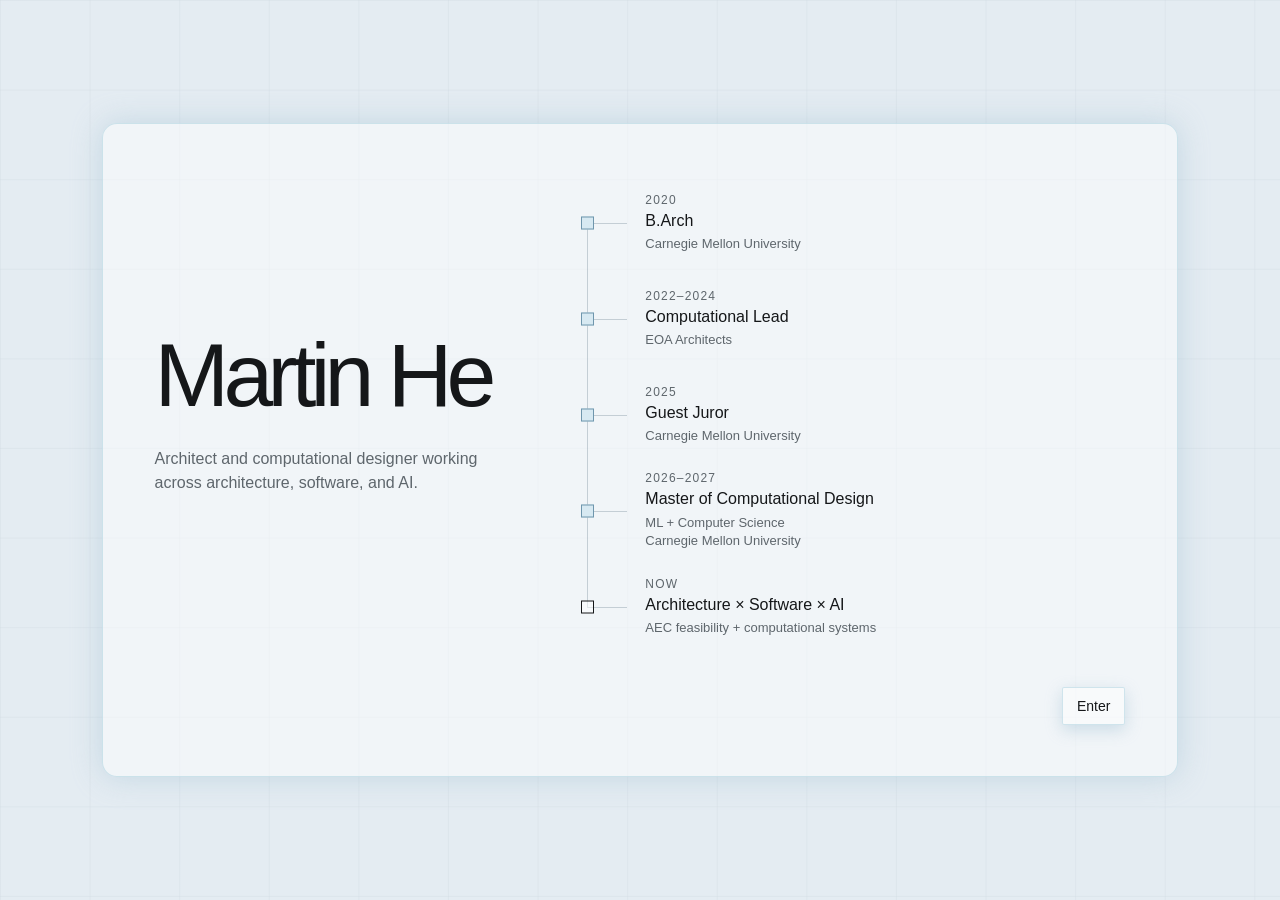
<file: index.html>
<!DOCTYPE html>
<html lang="en">

<head>
    <meta charset="UTF-8">
    <meta name="viewport" content="width=device-width, initial-scale=1.0">

    <title>Martin He | Portfolio</title>

    <link rel="stylesheet" href="css/base.css">
    <link rel="stylesheet" href="css/landing.css">
    <link rel="stylesheet" href="css/portfolio.css">

    <script src="script.js" defer></script>
</head>

<body>
    <main>
        <!-- Landing -->
        <section class="screen landing-screen is-active" id="landing" aria-labelledby="landing-title">
            <div class="screen-content">
                <div class="landing-layout">
                    <div class="identity">
                        <h1 id="landing-title">Martin He</h1>
                        <p class="introduction">Architect and computational designer working across architecture, software, and AI.</p>
                    </div>

                    <!-- Timeline -->
                    <aside class="timeline" aria-labelledby="timeline-title">
                        <h2 class="visually-hidden" id="timeline-title">Professional timeline</h2>

                        <ol class="timeline-list">
                            <li class="timeline-item">
                                <span class="timeline-node" aria-hidden="true"></span>
                                <div class="milestone-copy">
                                    <p class="timeline-year">2020</p>
                                    <h3>B.Arch</h3>
                                    <p class="timeline-detail">Carnegie Mellon University</p>
                                </div>
                            </li>

                            <li class="timeline-item">
                                <span class="timeline-node" aria-hidden="true"></span>
                                <div class="milestone-copy">
                                    <p class="timeline-year">2022&ndash;2024</p>
                                    <h3>Computational Lead</h3>
                                    <p class="timeline-detail">EOA Architects</p>
                                </div>
                            </li>

                            <li class="timeline-item">
                                <span class="timeline-node" aria-hidden="true"></span>
                                <div class="milestone-copy">
                                    <p class="timeline-year">2025</p>
                                    <h3>Guest Juror</h3>
                                    <p class="timeline-detail">Carnegie Mellon University</p>
                                </div>
                            </li>

                            <li class="timeline-item">
                                <span class="timeline-node" aria-hidden="true"></span>
                                <div class="milestone-copy">
                                    <p class="timeline-year">2026&ndash;2027</p>
                                    <h3>Master of Computational Design</h3>
                                    <p class="timeline-detail">ML + Computer Science<br>Carnegie Mellon University</p>
                                </div>
                            </li>

                            <li class="timeline-item timeline-item-current">
                                <span class="timeline-node" aria-hidden="true"></span>
                                <div class="milestone-copy">
                                    <p class="timeline-year">Now</p>
                                    <h3>Architecture &times; Software &times; AI</h3>
                                    <p class="timeline-detail">AEC feasibility + computational systems</p>
                                </div>
                            </li>
                        </ol>
                    </aside>

                    <button class="text-control" id="enter-button" type="button">Enter</button>
                </div>
            </div>
        </section>

        <!-- Portfolio -->
        <section
            class="screen portfolio-screen"
            id="portfolio"
            aria-labelledby="portfolio-title"
            aria-hidden="true"
            inert
        >
            <div class="screen-content portfolio-layout">
                <header class="portfolio-topbar">
                    <h2 id="portfolio-title" tabindex="-1">
                        <button class="portfolio-filter-all" type="button" data-filter="all" aria-pressed="true">Portfolio</button>
                    </h2>

                    <nav class="portfolio-nav" aria-label="Portfolio sections">
                        <button type="button" data-filter="architecture" aria-pressed="false">Architecture</button>
                        <button type="button" data-filter="computational-design" aria-pressed="false">Computational Design</button>
                        <button type="button" data-filter="ml" aria-pressed="false">ML</button>
                        <button type="button" data-filter="software" aria-pressed="false">Software</button>
                        <a href="images/resume/Martin%20He%20Resume%20-%20v8.21.2026.pdf" target="_blank" rel="noopener noreferrer">Resume</a>
                        <a href="contact.html">Contact</a>
                    </nav>
                </header>

                <!-- Projects -->
                <section class="project-gallery" aria-label="Projects">
                    <article class="project" data-category="architecture">
                        <a class="project-link" id="cathedral-link" href="christ-church-cathedral.html">
                            <img
                                class="project-preview"
                                src="images/christ_church_cathedral/7.jpg"
                                alt="Christ Church Cathedral project"
                                width="1920"
                                height="1283"
                            >
                            <h3>Christ Church Cathedral</h3>
                        </a>
                    </article>

                    <article class="project" data-category="architecture">
                        <a class="project-link" href="henry-horton.html">
                            <img
                                class="project-preview"
                                src="images/henry_horton/16.jpg"
                                alt="Henry Horton project"
                                width="1920"
                                height="1080"
                                loading="lazy"
                            >
                            <h3>Henry Horton</h3>
                        </a>
                    </article>

                    <article class="project" data-category="architecture">
                        <a class="project-link" href="vu-residency-and-event-center.html">
                            <img
                                class="project-preview"
                                src="images/VU_residency_and_event_center/1.jpeg"
                                alt="VU Residency and Event Center project"
                                width="1564"
                                height="829"
                                loading="lazy"
                            >
                            <h3>VU Residency and Event Center</h3>
                        </a>
                    </article>

                    <article class="project" data-category="architecture computational-design">
                        <a class="project-link" href="astra.html">
                            <img
                                class="project-preview"
                                src="images/astra/Portfolio_CMU_2025_V2_Part7.png"
                                alt="Astra project"
                                width="4944"
                                height="2507"
                                loading="lazy"
                            >
                            <h3>Astra</h3>
                        </a>
                    </article>

                    <article class="project" data-category="ml">
                        <a class="project-link" href="electricity-forecast.html">
                            <img
                                class="project-preview"
                                src="images/electricity_forecast/economic-cost.png"
                                alt="Electricity forecasting model cost comparison"
                                width="1198"
                                height="601"
                                loading="lazy"
                            >
                            <h3>Electricity Forecast</h3>
                        </a>
                    </article>

                    <article class="project" data-category="computational-design">
                        <a class="project-link" href="walking-down-broadway.html">
                            <img
                                class="project-preview"
                                src="images/walking_down_Broadway/Portfolio_CMU_2025_V2_Part6.png"
                                alt="Walking Down Broadway project"
                                width="4943"
                                height="3139"
                                loading="lazy"
                            >
                            <h3>Walking Down Broadway</h3>
                        </a>
                    </article>

                    <article class="project" data-category="software">
                        <a class="project-link" href="cross-road/">
                            <img class="project-preview" src="images/cross-road/preview.svg"
                                alt="Isometric Crossy Road game with cars, rivers, and a green player"
                                width="800" height="600" loading="lazy">
                            <h3>Crossy Road</h3>
                        </a>
                    </article>
                </section>

                <button class="text-control" id="back-button" type="button">Back</button>
            </div>
        </section>

    </main>
</body>

</html>
</file>
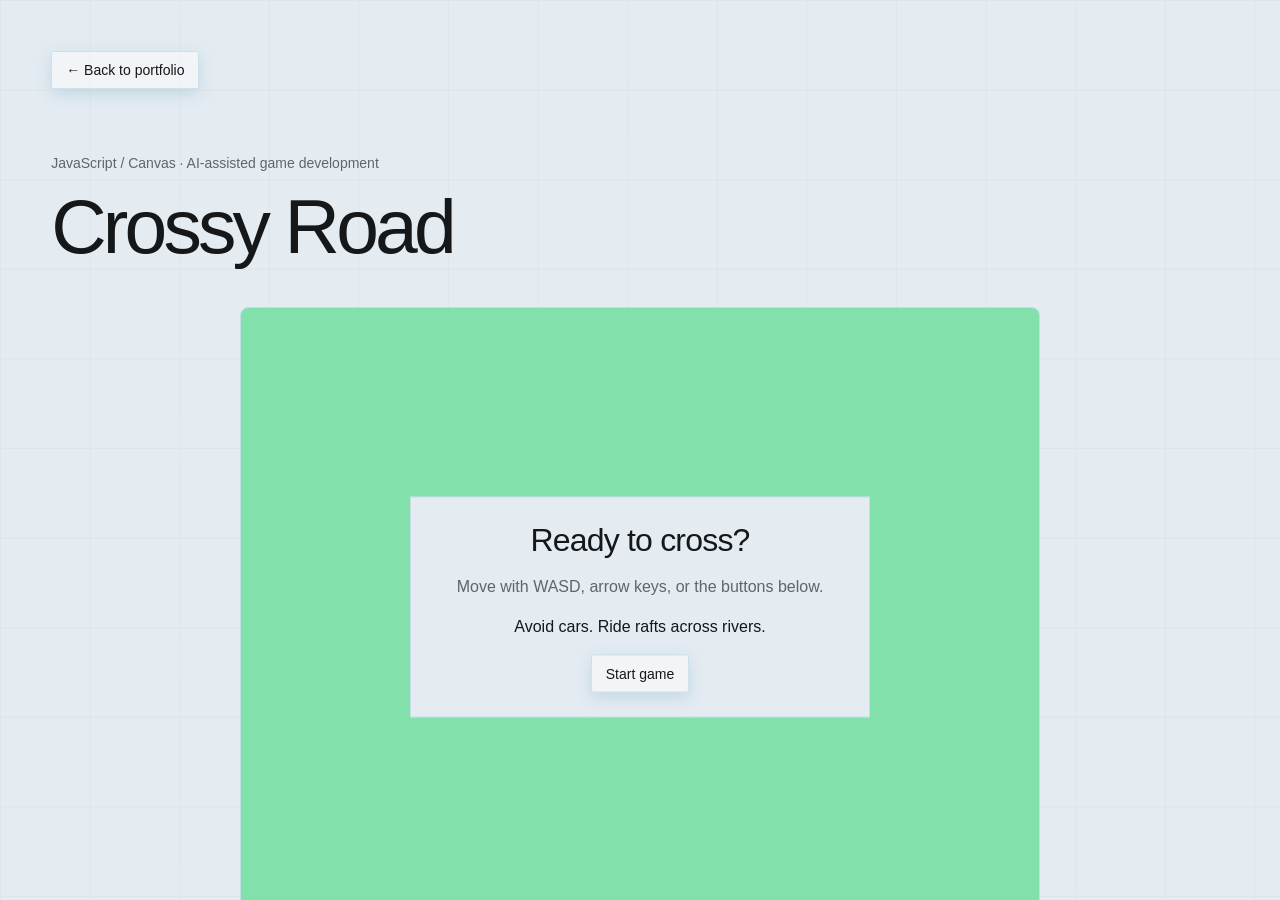
<file: cross-road/index.html>
<!DOCTYPE html>
<html lang="en">
<head>
    <meta charset="UTF-8">
    <meta name="viewport" content="width=device-width, initial-scale=1.0">
    <title>Crossy Road | Martin He</title>
    <link rel="stylesheet" href="../css/base.css">
    <link rel="stylesheet" href="../css/project.css">
    <link rel="stylesheet" href="base.css">
</head>
<body>
    <main>
        <section class="screen is-active" aria-labelledby="project-title">
            <div class="screen-content project-layout">
                <a class="text-control" href="../index.html#portfolio">&larr; Back to portfolio</a>
                <header class="project-header">
                    <p class="project-label">JavaScript / Canvas · AI-assisted game development</p>
                    <h1 id="project-title">Crossy Road</h1>
                </header>
                <div class="game-container">
        <!-- Start Menu -->
        <div id="startMenu" class="game-menu">
            <h2 class="text-title">Ready to cross?</h2>
            <p class="text-subtitle">Move with WASD, arrow keys, or the buttons below.</p>
            <p class="text-body">Avoid cars. Ride rafts across rivers.</p>
                <button id="startBtn" class="text-control">Start game</button>
        </div>
        
        <!-- Game Over Menu -->
        <div id="gameOverMenu" class="game-menu hidden">
            <h2 class="text-title">Game over</h2>
            <p id="finalScore" class="text-subtitle">Score: 0</p>
                <button id="restartBtn" class="text-control">Play again</button>
        </div>
        
        <canvas id="gameCanvas" class="game-canvas" width="800" height="600" aria-label="Crossy Road play area">Your browser must support Canvas to play.</canvas>
        
        <!-- Game HUD -->
        <div id="gameHud" class="game-hud hidden">
            <div class="text-body">Score: <span id="currentScore">0</span></div>
            <div class="text-small">Press ESC to pause</div>
        </div>
                </div>
    <nav class="game-controls" aria-label="Game controls">
        <button class="text-control" data-key="ArrowLeft" aria-label="Move left">&larr;</button>
        <button class="text-control" data-key="ArrowUp" aria-label="Move forward">&uarr;</button>
        <button class="text-control" data-key="ArrowDown" aria-label="Move backward">&darr;</button>
        <button class="text-control" data-key="ArrowRight" aria-label="Move right">&rarr;</button>
        <button class="text-control" id="pauseBtn">Pause</button>
    </nav>
    <p class="project-note">A Crossy Road-inspired class project exploring AI-assisted JavaScript development. ESC pauses; R restarts while paused.</p>
            </div>
        </section>
    </main>
    <script type="module" src="main.js"></script>
</body>
</html>
</file>
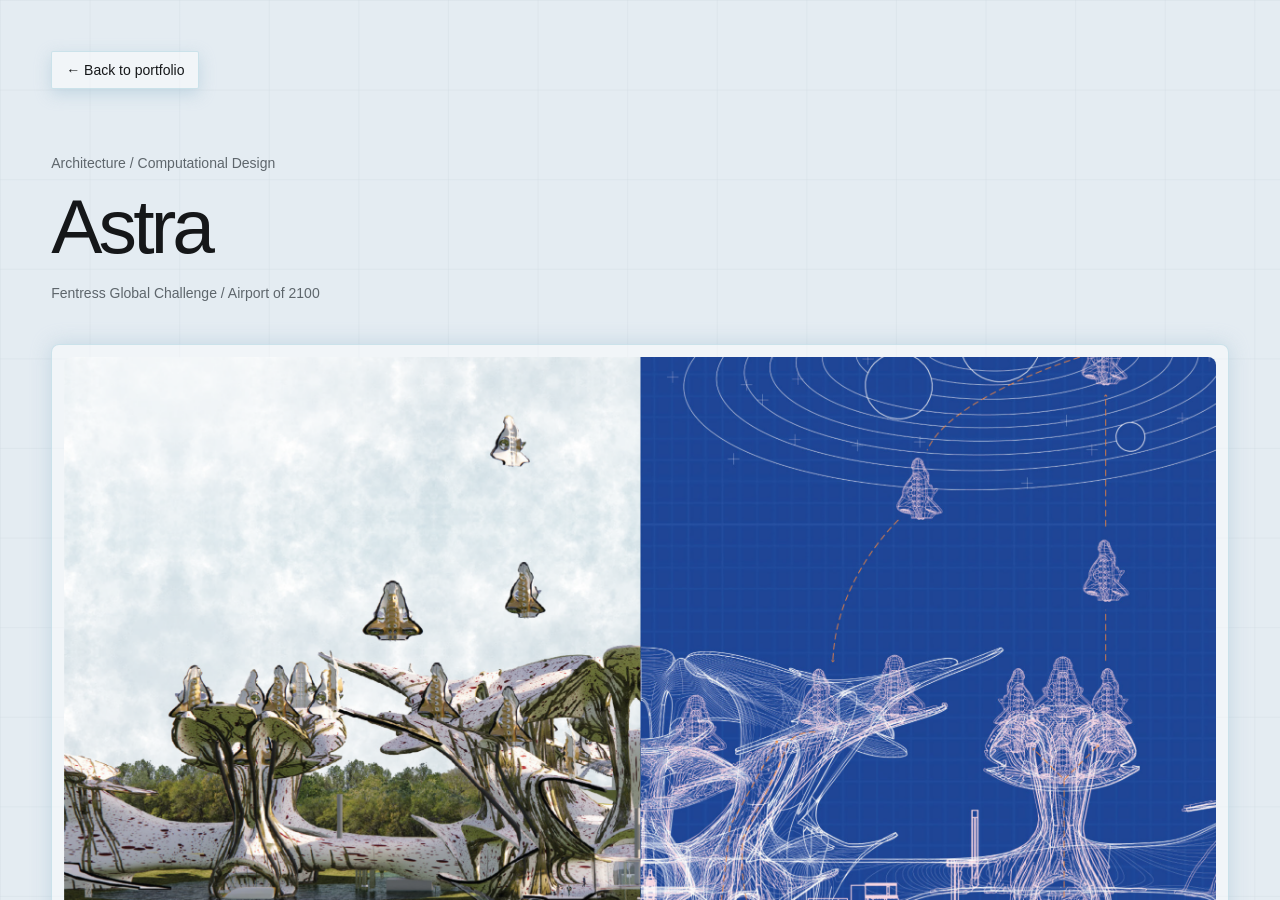
<file: astra.html>
<!DOCTYPE html>
<html lang="en">
<head>
    <meta charset="UTF-8">
    <meta name="viewport" content="width=device-width, initial-scale=1.0">
    <title>Astra | Martin He</title>
    <link rel="stylesheet" href="css/base.css">
    <link rel="stylesheet" href="css/project.css">
</head>
<body>
    <main>
        <section class="screen is-active" id="astra" aria-labelledby="project-title">
            <div class="screen-content project-layout">
                <a class="text-control" href="index.html#portfolio">&larr; Back to portfolio</a>
                <header class="project-header">
                    <p class="project-label">Architecture / Computational Design</p>
                    <h1 id="project-title">Astra</h1>
                    <p class="project-location">Fentress Global Challenge / Airport of 2100</p>
                </header>

                <figure>
                    <a href="images/astra/Portfolio_CMU_2025_V2_Part7.png" aria-label="View full-size image: Astra airport concept combining branching terminal structures, hovering aircraft, and a wireframe drawing">
                        <img src="images/astra/Portfolio_CMU_2025_V2_Part7.png" alt="Astra airport concept combining branching terminal structures, hovering aircraft, and a wireframe drawing" width="4944" height="2507" loading="eager">
                    </a>
                    <figcaption>Astra: a proposal for the airport of 2100.</figcaption>
                </figure>
                <div class="project-overview">
                    <dl class="project-credits">
                        <dt>Competition</dt><dd>Fentress 2100 Global Airport Challenge</dd>
                        <dt>Team</dt><dd>Martin He and Jonathan Liang</dd>
                        <dt>Recognition</dt><dd>Top 10 finalist</dd>
                        <dt>Tools</dt><dd>Python, Rhino, Grasshopper</dd>
                        <dt>Project type</dt><dd>Speculative airport design</dd>
                    </dl>
                    <div class="project-copy">
                        <h2>An airport conceived as a living system</h2>
                        <p>Astra imagines an airport for the year 2100, bringing computational design together with transportation and ecological infrastructure. Developed with Jonathan Liang, the proposal explores how an airport could participate in the environmental systems around it.</p>
                        <p>The concept takes inspiration from a plant: branching structures organize movement, layered canopies shelter activity, and interconnected systems exchange energy and resources. Python and Grasshopper support the exploration of these forms and relationships.</p>
                    </div>
                </div>
                <figure>
                    <a href="images/astra/Portfolio_CMU_2025_V2_Part8.png" aria-label="View full-size image: Design board connecting biofuel, vertical takeoff aircraft, solar energy, and wildlife corridors with airport plans and sections">
                        <img src="images/astra/Portfolio_CMU_2025_V2_Part8.png" alt="Design board connecting biofuel, vertical takeoff aircraft, solar energy, and wildlife corridors with airport plans and sections" width="5040" height="3197" loading="lazy">
                    </a>
                    <figcaption>Formal and system design: environmental concepts translated into plans and sections. Select any board to view it at full size.</figcaption>
                </figure>
                <div class="project-overview">
                    <div class="project-copy">
                        <p class="project-label">Concept / Energy &amp; Ecology</p>
                        <h2>Closing the resource loop</h2>
                    </div>
                    <div class="project-copy">
                        <p>The proposal links waste-derived fuel, photovoltaic power, and water recycling to the airport's operation. Adjacent landfill sites are reimagined as wildlife habitat, connecting infrastructure with landscape restoration.</p>
                        <p>These systems form a design ambition for a more regenerative airport, where transportation, energy production, and ecological repair are considered together.</p>
                    </div>
                </div>
                <figure>
                    <a href="images/astra/Portfolio_CMU_2025_V2_Part9.png" aria-label="View full-size image: Astra presentation board showing resource flows, an overall airport rendering, and a night view of the observation tower">
                        <img src="images/astra/Portfolio_CMU_2025_V2_Part9.png" alt="Astra presentation board showing resource flows, an overall airport rendering, and a night view of the observation tower" width="5015" height="3167" loading="lazy">
                    </a>
                    <figcaption>System relationships, landscape integration, and the observation tower at night.</figcaption>
                </figure>
                <div class="project-copy project-closing">
                    <p class="project-label">Design / Movement &amp; Form</p>
                    <h2>New ways of arriving</h2>
                    <p>Vertical takeoff and landing aircraft inform a compact, multilevel terminal concept. Branching circulation and swarm-inspired movement strategies explore how passengers, vehicles, and aircraft could navigate the airport.</p>
                    <p>The tower, terminals, and landscape are presented as parts of one connected environment. Their organic geometry gives visible expression to the proposal's ecological and computational ideas.</p>
                </div>
                <footer class="project-copy project-closing">
                    <h2>Project credits</h2>
                    <p>A competition proposal by Martin He and Jonathan Liang for the Fentress 2100 Global Airport Challenge. Selected as a Top 10 finalist.</p>
                </footer>
            </div>
        </section>
    </main>
</body>
</html>
</file>
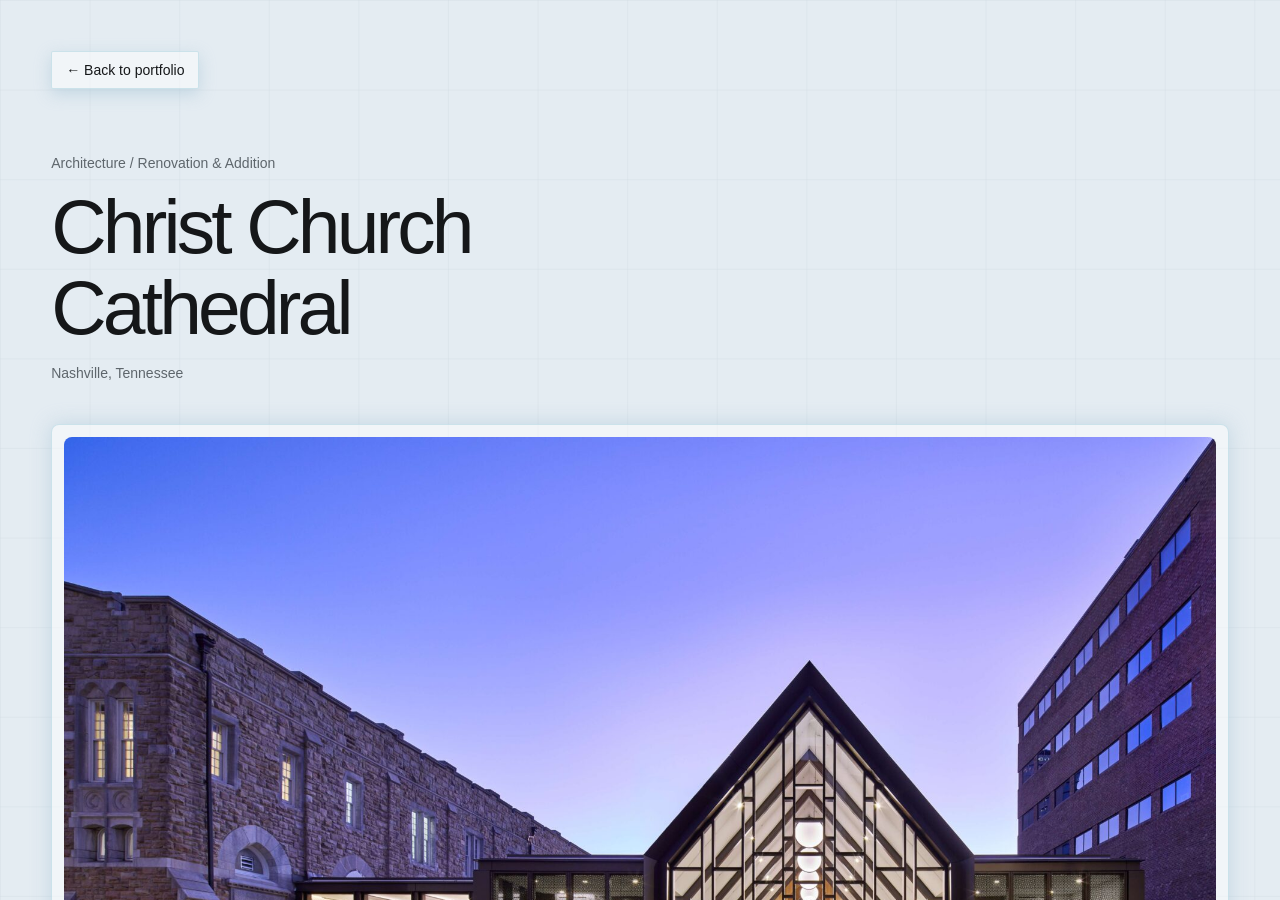
<file: christ-church-cathedral.html>
<!DOCTYPE html>
<html lang="en">
<head>
    <meta charset="UTF-8">
    <meta name="viewport" content="width=device-width, initial-scale=1.0">
    <title>Christ Church Cathedral | Martin He</title>
    <link rel="stylesheet" href="css/base.css">
    <link rel="stylesheet" href="css/project.css">
</head>
<body>
    <main>
        <!-- Christ Church Cathedral -->
        <section class="screen is-active" id="christ-church-cathedral" aria-labelledby="cathedral-title">
            <div class="screen-content project-layout">
                <a class="text-control" id="cathedral-back" href="index.html#portfolio">&larr; Back to portfolio</a>

                <header class="project-header">
                    <p class="project-label">Architecture / Renovation &amp; Addition</p>
                    <h1 id="cathedral-title">Christ Church Cathedral</h1>
                    <p class="project-location">Nashville, Tennessee</p>
                </header>

                <figure>
                    <img src="images/christ_church_cathedral/7.jpg" alt="Illuminated gabled addition beside the historic stone cathedral at dusk" width="1920" height="1283" loading="lazy">
                    <figcaption>The addition as a lantern along 9th Avenue.</figcaption>
                </figure>

                <div class="project-overview">
                    <dl class="project-credits">
                        <dt>Practice</dt><dd>EOA Architects, PLLC</dd>
                        <dt>Team</dt><dd>8 people</dd>
                        <dt>My role</dt><dd>Architect; lead for custom waterjet-cut panel design and fabrication. Contributions across design phases, client coordination, and consultant management.</dd>
                    </dl>
                    <div class="project-copy">
                        <h2>A new gathering place within a historic fabric</h2>
                        <p>The renovation and addition to Christ Church Cathedral brings new gathering, worship, and outreach spaces to a historic Gothic church in downtown Nashville. The design connects old and new while preserving the character of the cathedral's stonework and stained glass.</p>
                        <p>The addition takes its proportions and material cues from the existing building. Contemporary metalwork and glazing give it a lighter expression, creating a welcoming presence along the street.</p>
                    </div>
                </div>

                <figure>
                    <img src="images/christ_church_cathedral/1.jpg" alt="Street view of the new gabled facade alongside the cathedral's stone tower" width="1920" height="1231" loading="lazy">
                    <figcaption>Historic masonry and a contemporary addition along 9th Avenue.</figcaption>
                </figure>

                <div class="project-pair">
                    <figure>
                        <img src="images/christ_church_cathedral/9.jpg" alt="Daylight filtered through patterned metal panels beside an interior stair" width="1920" height="2604" loading="lazy">
                        <figcaption>Patterned screens filter daylight into the stair.</figcaption>
                    </figure>
                    <div class="project-copy">
                        <p class="project-label">Detail / Light &amp; Material</p>
                        <h2>The cathedral as a lantern</h2>
                        <p>Custom waterjet-cut panels translate the cathedral's ornamental character into a contemporary screen. Their intricate patterns filter daylight and allow the addition to glow at night.</p>
                        <p>I led the design and fabrication of these customized panels, connecting the architectural intent with the physical detail.</p>
                    </div>
                </div>

                <figure>
                    <img src="images/christ_church_cathedral/15.jpg" alt="New gathering lobby with exposed steel framing alongside the original stone wall" width="1920" height="1225" loading="lazy">
                    <figcaption>The gathering lobby brings new structure into contact with the original stone wall.</figcaption>
                </figure>

                <div class="project-copy project-closing">
                    <h2>Connecting old and new</h2>
                    <p>The connection to the original cathedral required careful work around historic stained-glass openings and masonry. The design repurposes window openings as portals between the existing church and the addition, making the transition part of the spatial experience.</p>
                </div>

                <figure>
                    <img src="images/christ_church_cathedral/CCC%20Overall%20Render.png" alt="Overall design rendering showing the new addition beside the historic cathedral" width="1741" height="1016" loading="lazy">
                    <figcaption>Overall design rendering. Project with EOA Architects, PLLC.</figcaption>
                </figure>

                <footer class="project-copy project-closing">
                    <h2>Project credits</h2>
                    <p>This project was completed with EOA Architects, PLLC, where I worked as an architect and contributed as part of the project team.</p>
                    <p>To explore more about the project and the firm's work, visit EOA Architects.</p>
                    <a class="text-control" href="https://eoa-architects.com/">Visit EOA Architects &rarr;</a>
                </footer>
            </div>
        </section>
    </main>
</body>
</html>
</file>
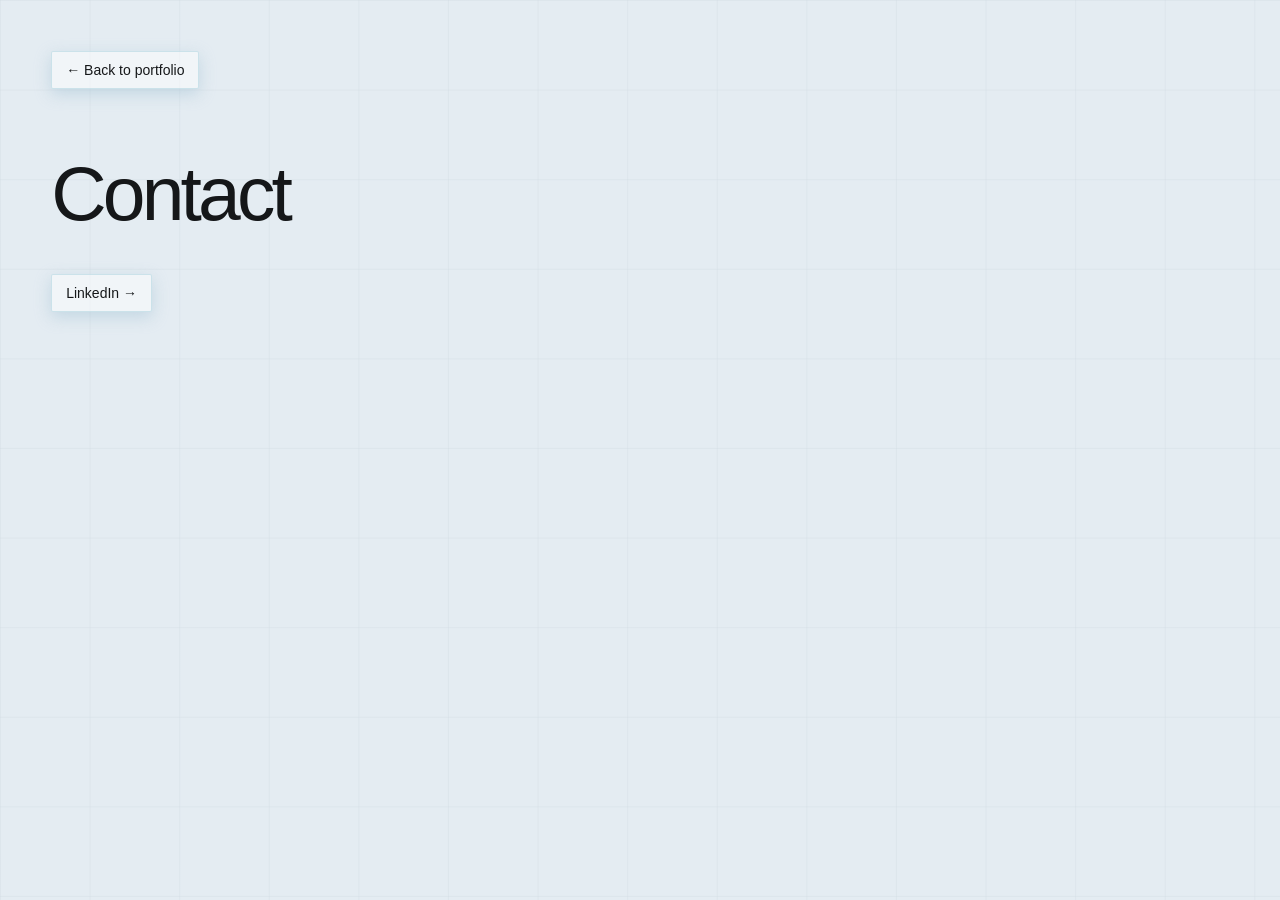
<file: contact.html>
<!DOCTYPE html>
<html lang="en">
<head>
    <meta charset="UTF-8">
    <meta name="viewport" content="width=device-width, initial-scale=1.0">
    <title>Contact | Martin He</title>
    <link rel="stylesheet" href="css/base.css">
    <link rel="stylesheet" href="css/project.css">
</head>
<body>
    <main>
        <section class="screen is-active" aria-labelledby="contact-title">
            <div class="screen-content project-layout">
                <a class="text-control" href="index.html#portfolio">&larr; Back to portfolio</a>
                <header class="project-header">
                    <h1 id="contact-title">Contact</h1>
                </header>
                <a class="text-control" href="https://www.linkedin.com/in/martin-he-70356b14a/">LinkedIn &rarr;</a>
            </div>
        </section>
    </main>
</body>
</html>
</file>
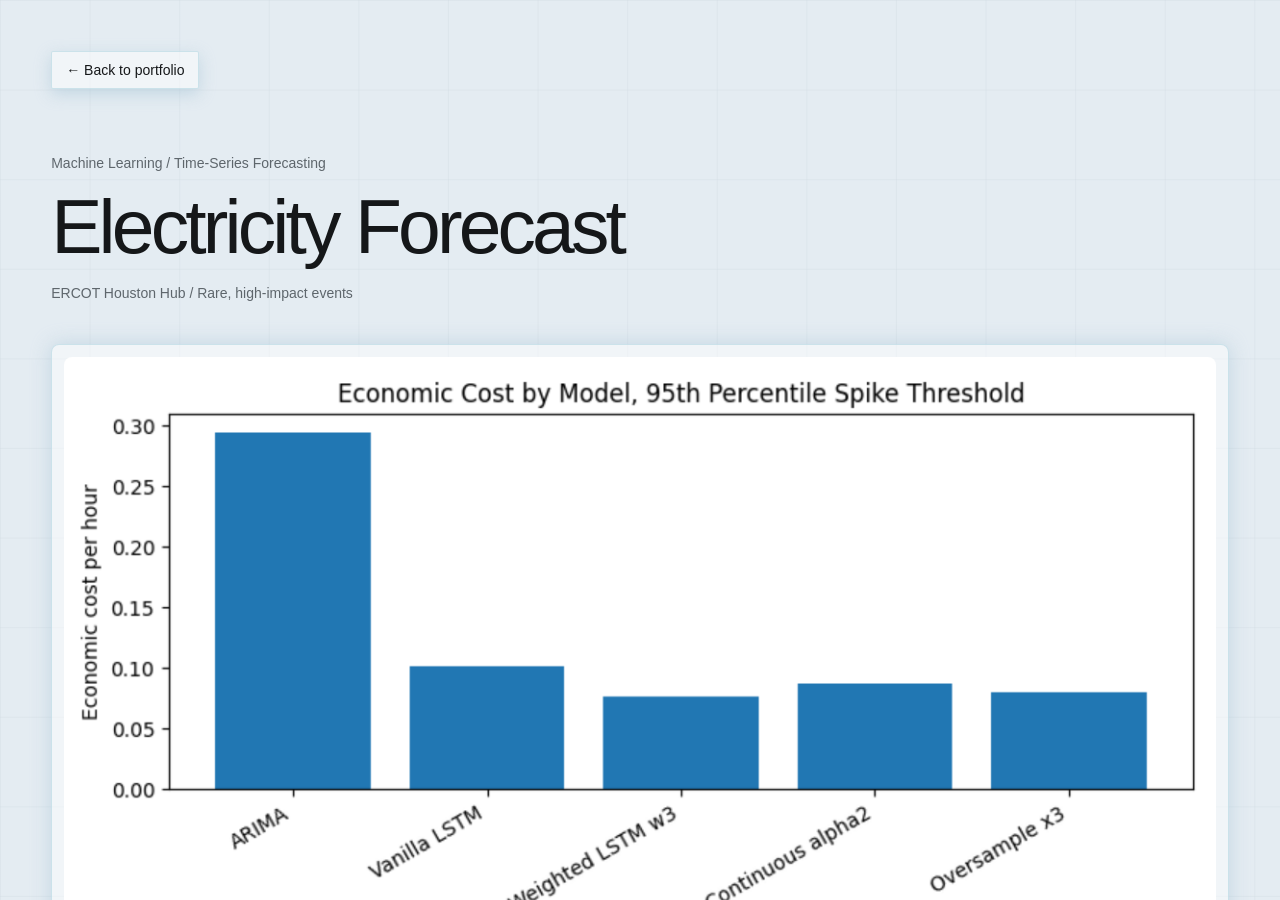
<file: electricity-forecast.html>
<!DOCTYPE html>
<html lang="en">
<head>
    <meta charset="UTF-8">
    <meta name="viewport" content="width=device-width, initial-scale=1.0">
    <title>Electricity Forecast | Martin He</title>
    <link rel="stylesheet" href="css/base.css">
    <link rel="stylesheet" href="css/project.css">
</head>
<body>
    <main>
        <section class="screen is-active" id="electricity-forecast" aria-labelledby="project-title">
            <div class="screen-content project-layout">
                <a class="text-control" href="index.html#portfolio">&larr; Back to portfolio</a>
                <header class="project-header">
                    <p class="project-label">Machine Learning / Time-Series Forecasting</p>
                    <h1 id="project-title">Electricity Forecast</h1>
                    <p class="project-location">ERCOT Houston Hub / Rare, high-impact events</p>
                </header>

                <figure>
                    <a href="images/electricity_forecast/economic-cost.png" aria-label="View full-size chart: Bar chart comparing economic cost across five models; weighted LSTM has the lowest cost">
                        <img src="images/electricity_forecast/economic-cost.png" alt="Bar chart comparing economic cost across five models; weighted LSTM has the lowest cost" width="1198" height="601" loading="eager">
                    </a>
                    <figcaption>Report Figure 3: weighted LSTM achieves the lowest cost under the study's penalty-based evaluation. Lower is better.</figcaption>
                </figure>
                <div class="project-overview">
                    <dl class="project-credits">
                        <dt>Author</dt><dd>Martin He / Carnegie Mellon University</dd>
                        <dt>Focus</dt><dd>Time-series forecasting and rare-event detection</dd>
                        <dt>Dataset</dt><dd>ERCOT Houston Hub hourly electricity prices, 2020&ndash;2023</dd>
                        <dt>Models</dt><dd>ARIMA and LSTM variants</dd>
                        <dt>Evaluation</dt><dd>Forecast error, precision, recall, F1, and asymmetric error cost</dd>
                    </dl>
                    <div class="project-copy">
                        <h2>Forecasting the events that matter most</h2>
                        <p>Electricity prices can appear stable until a rare, extreme movement changes the picture. This project investigates how forecasting models should handle these events when missing a spike carries a greater penalty than raising a false alarm.</p>
                        <p>The study compares a statistical baseline with several recurrent neural network approaches. Its central question is how to improve rare-event detection while keeping predictions stable during normal conditions.</p>
                    </div>
                </div>
                <div class="project-overview">
                    <div class="project-copy">
                        <p class="project-label">Method / Data &amp; Training</p>
                        <h2>Comparing models on the same signal</h2>
                    </div>
                    <div class="project-copy">
                        <p>Hourly prices are transformed with the inverse hyperbolic sine function, then differenced to address trend and daily seasonality. A chronological split uses 2020&ndash;2021 for training, 2022 for validation, and 2023 for testing.</p>
                        <p>In this study, a spike means an absolute value above the 95th-percentile threshold in the transformed, differenced series. It is not a fixed dollar-price threshold.</p>
                        <p>The experiments compare ARIMA, a vanilla LSTM, fixed-weight loss, continuous loss weighting, and oversampling. The selected fixed-weight LSTM applies a weight of 3 to spike errors during training.</p>
                    </div>
                </div>
                <figure>
                    <a href="images/electricity_forecast/spike-detection.png" aria-label="View full-size chart: Precision, recall, and F1 chart showing the weighted LSTM with the highest F1 score">
                        <img src="images/electricity_forecast/spike-detection.png" alt="Precision, recall, and F1 chart showing the weighted LSTM with the highest F1 score" width="1219" height="592" loading="lazy">
                    </a>
                    <figcaption>Report Figure 4: weighted LSTM offers the strongest precision-recall balance among the compared configurations. Select any chart to view it at full size.</figcaption>
                </figure>
                <div class="project-copy project-closing">
                    <p class="project-label">Results / Detection &amp; False Alarms</p>
                    <h2>More sensitivity is not always better</h2>
                    <p>ARIMA misses most spike events, while the vanilla LSTM remains conservative. Oversampling detects more spikes but also produces more false alarms. The fixed-weight LSTM balances these competing errors and achieves the highest F1 score in the reported comparison.</p>
                    <p>The economic score assigns different penalties to missed spikes and false alarms. It measures the study's error tradeoff, rather than realized trading profit.</p>
                </div>
                <figure>
                    <a href="images/electricity_forecast/false-alarms-and-missed-spikes.png" aria-label="View full-size chart: False positive and false negative counts by model; oversampling reduces misses but increases false alarms">
                        <img src="images/electricity_forecast/false-alarms-and-missed-spikes.png" alt="False positive and false negative counts by model; oversampling reduces misses but increases false alarms" width="1207" height="600" loading="lazy">
                    </a>
                    <figcaption>Report Figure 5: the tradeoff between false alarms and missed spikes explains the cost comparison.</figcaption>
                </figure>
                <div class="project-copy project-closing">
                    <h2>Preserving everyday performance</h2>
                    <p>Separating normal and spike periods reveals behavior that an overall error score can hide. Oversampling lowers spike error but increases normal-period error; moderate weighting provides a more balanced result.</p>
                </div>
                <figure>
                    <a href="images/electricity_forecast/normal-and-spike-error.png" aria-label="View full-size chart: Bar chart comparing normal and spike mean absolute error for each model">
                        <img src="images/electricity_forecast/normal-and-spike-error.png" alt="Bar chart comparing normal and spike mean absolute error for each model" width="1197" height="591" loading="lazy">
                    </a>
                    <figcaption>Report Figure 7: mean absolute error in the transformed, differenced target, separated by normal and spike regimes.</figcaption>
                </figure>
                <div class="project-copy project-closing">
                    <h2>What the study suggests</h2>
                    <p>In these experiments, moderate cost-sensitive training provides a better balance than either conservative predictions or aggressive emphasis on spikes. Changing the prediction threshold can move the balance between misses and false alarms, but does not improve the underlying forecast.</p>
                    <p>The study covers one electricity market and uses simplified, fixed error penalties. Residual demand, outages, and generation availability are not explicitly modeled. Incorporating these system conditions and testing other markets are directions for further work.</p>
                </div>
                <footer class="project-copy project-closing">
                    <h2>Read the full report</h2>
                    <p>Designing Forecasting Models for Rare High-Impact Events in Electricity Markets, by Martin He. The report includes preprocessing diagnostics, model comparisons, threshold analysis, and references.</p>
                    <a class="text-control" href="images/electricity_forecast/Intro_to_DL_Final_Final.pdf">Read the full report (PDF) &rarr;</a>
                </footer>
            </div>
        </section>
    </main>
</body>
</html>
</file>
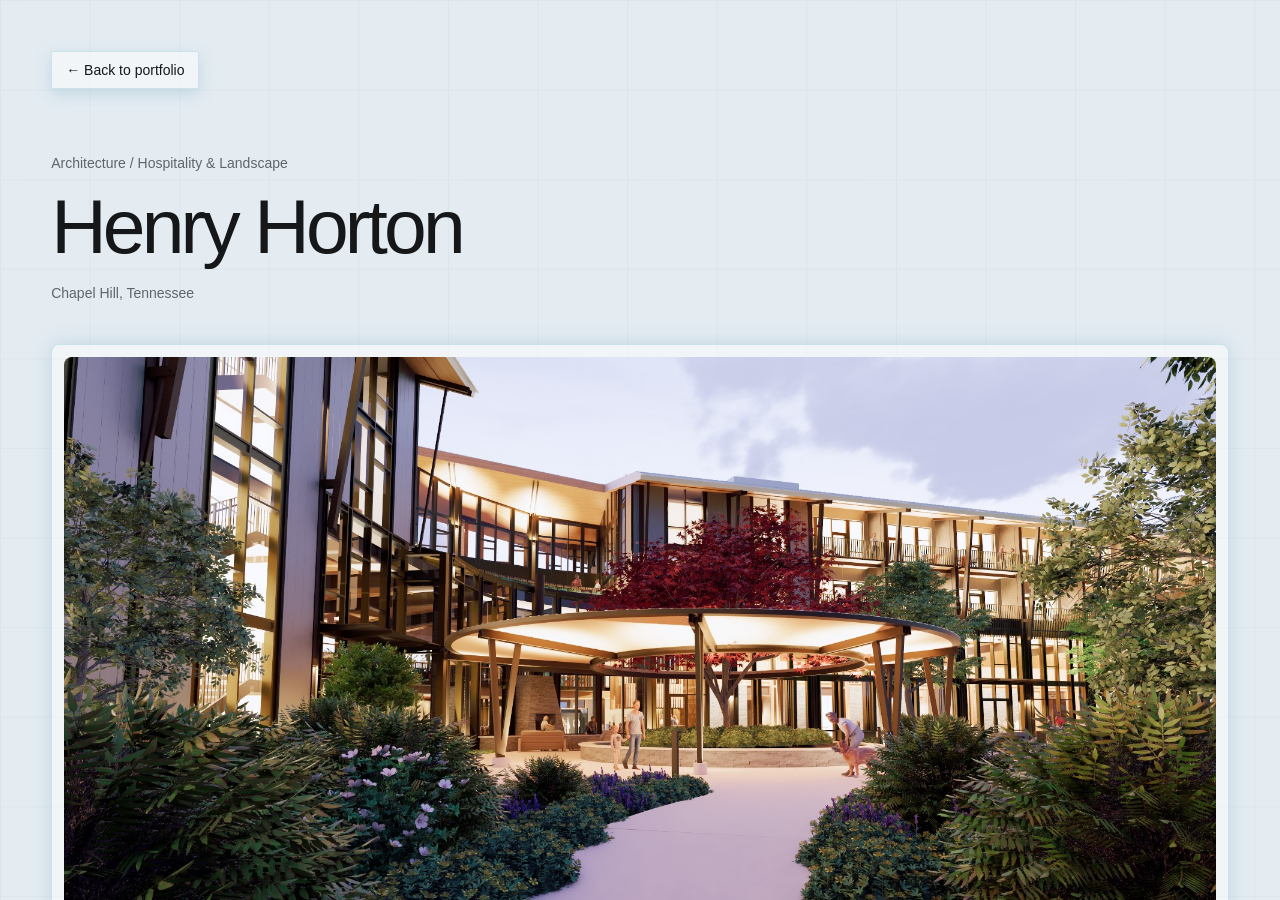
<file: henry-horton.html>
<!DOCTYPE html>
<html lang="en">
<head>
    <meta charset="UTF-8">
    <meta name="viewport" content="width=device-width, initial-scale=1.0">
    <title>Henry Horton | Martin He</title>
    <link rel="stylesheet" href="css/base.css">
    <link rel="stylesheet" href="css/project.css">
</head>
<body>
    <main>
        <section class="screen is-active" id="henry-horton" aria-labelledby="project-title">
            <div class="screen-content project-layout">
                <a class="text-control" href="index.html#portfolio">&larr; Back to portfolio</a>
                <header class="project-header">
                    <p class="project-label">Architecture / Hospitality &amp; Landscape</p>
                    <h1 id="project-title">Henry Horton</h1>
                    <p class="project-location">Chapel Hill, Tennessee</p>
                </header>

                <figure>
                    <a href="images/henry_horton/16.jpg" aria-label="View full-size image: Rendering of a landscaped approach to the glazed inn entrance at dusk">
                        <img src="images/henry_horton/16.jpg" alt="Rendering of a landscaped approach to the glazed inn entrance at dusk" width="1920" height="1080" loading="eager">
                    </a>
                    <figcaption>Arrival through the landscape. Rendering by EOA Architects.</figcaption>
                </figure>
                <div class="project-overview">
                    <dl class="project-credits">
                        <dt>Practice</dt><dd>EOA Architects, PLLC</dd>
                        <dt>Client</dt><dd>State of Tennessee, Department of Environment &amp; Conservation</dd>
                        <dt>Program</dt><dd>Inn and conference center</dd>
                        <dt>My contribution</dt><dd>Schematic design (SD) phase support</dd>
                    </dl>
                    <div class="project-copy">
                        <h2>A lodge shaped by its landscape</h2>
                        <p>The Henry Horton State Park inn proposal connects hospitality with the Tennessee landscape. Developed by EOA Architects under the working title &ldquo;Big Sky Lodge,&rdquo; the design uses gabled roofs, stone, and expansive views to relate the new building to the park.</p>
                        <p>Guest rooms face the native grasslands, while shared outdoor spaces invite visitors to gather and spend time outside.</p>
                    </div>
                </div>
                <figure>
                    <a href="images/henry_horton/1.jpg" aria-label="View full-size image: Site plan showing the proposed inn, existing visitor center and restaurant, pool, and arrival drive">
                        <img src="images/henry_horton/1.jpg" alt="Site plan showing the proposed inn, existing visitor center and restaurant, pool, and arrival drive" width="1791" height="1098" loading="lazy">
                    </a>
                    <figcaption>Site organization, landscape, and arrival. Select any image to view it at full size.</figcaption>
                </figure>
                <div class="project-pair">
                <figure>
                    <a href="images/henry_horton/2.jpg" aria-label="View full-size image: Architectural massing diagram showing the new inn and views toward the grassland">
                        <img src="images/henry_horton/2.jpg" alt="Architectural massing diagram showing the new inn and views toward the grassland" width="1808" height="1081" loading="lazy">
                    </a>
                    <figcaption>Building form and connections across the site.</figcaption>
                </figure>
                    <div class="project-copy">
                        <p class="project-label">Design / Site &amp; Arrival</p>
                        <h2>Connecting the park buildings</h2>
                        <p>The site plan links the new inn with the existing visitor center and restaurant. A revised entry drive organizes arrival, while the building form opens toward the landscape.</p>
                    </div>
                </div>
                <figure>
                    <a href="images/henry_horton/8.jpg" aria-label="View full-size image: Interior rendering of a double-height lobby with a curved timber screen and upper-level gallery">
                        <img src="images/henry_horton/8.jpg" alt="Interior rendering of a double-height lobby with a curved timber screen and upper-level gallery" width="1920" height="1080" loading="lazy">
                    </a>
                    <figcaption>Lobby interior and gathering space. Rendering by EOA Architects.</figcaption>
                </figure>
                <footer class="project-copy project-closing">
                    <h2>Project credits</h2>
                    <p>I contributed during the schematic design phase as part of the EOA Architects team. Architecture and renderings by EOA Architects, PLLC. Explore the full project on the firm's website.</p>
                    <a class="text-control" href="https://eoa-architects.com/project/henry-horton-state-park-inn-reconstruction/">View project at EOA Architects &rarr;</a>
                </footer>

            </div>
        </section>
    </main>
</body>
</html>
</file>
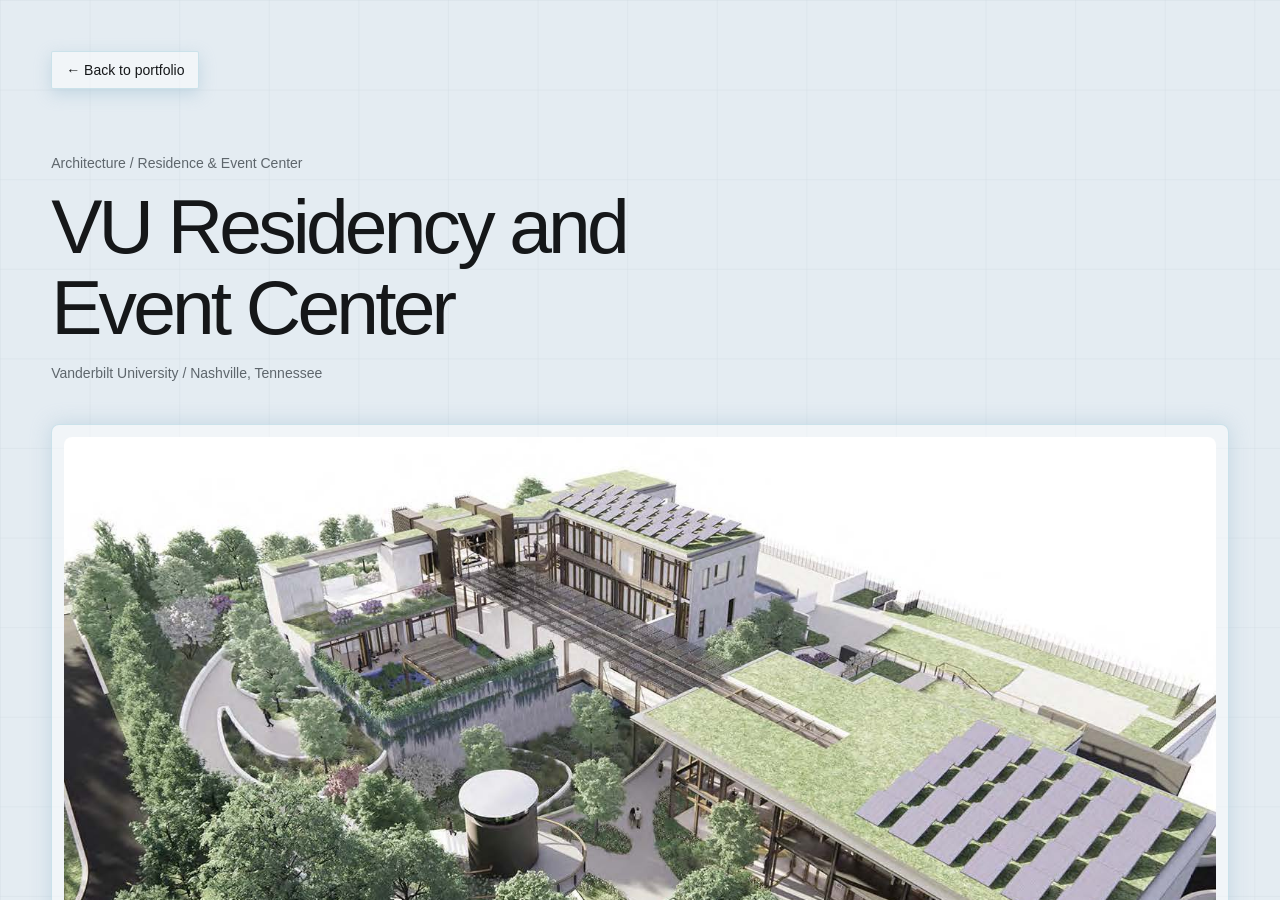
<file: vu-residency-and-event-center.html>
<!DOCTYPE html>
<html lang="en">
<head>
    <meta charset="UTF-8">
    <meta name="viewport" content="width=device-width, initial-scale=1.0">
    <title>VU Residency and Event Center | Martin He</title>
    <link rel="stylesheet" href="css/base.css">
    <link rel="stylesheet" href="css/project.css">
</head>
<body>
    <main>
        <section class="screen is-active" id="vu-residency-and-event-center" aria-labelledby="project-title">
            <div class="screen-content project-layout">
                <a class="text-control" href="index.html#portfolio">&larr; Back to portfolio</a>
                <header class="project-header">
                    <p class="project-label">Architecture / Residence &amp; Event Center</p>
                    <h1 id="project-title">VU Residency and Event Center</h1>
                    <p class="project-location">Vanderbilt University / Nashville, Tennessee</p>
                </header>

                <figure>
                    <a href="images/VU_residency_and_event_center/1.jpeg" aria-label="View full-size image: Aerial rendering of the residence and event center with planted roofs, solar panels, and connected gardens">
                        <img src="images/VU_residency_and_event_center/1.jpeg" alt="Aerial rendering of the residence and event center with planted roofs, solar panels, and connected gardens" width="1564" height="829" loading="eager">
                    </a>
                    <figcaption>A garden within a garden: the residence, event center, and surrounding landscape.</figcaption>
                </figure>
                <div class="project-overview">
                    <dl class="project-credits">
                        <dt>Practice</dt><dd>EOA Architects, PLLC</dd>
                        <dt>Client</dt><dd>Vanderbilt University</dd>
                        <dt>Team</dt><dd>5 people</dd>
                        <dt>My role</dt><dd>Project architect; produced all renderings, contributed to drawing deliverables, and participated in owner, architect, contractor, and consultant coordination meetings.</dd>
                        <dt>Sustainability goal</dt><dd>Targeting LEED Platinum certification</dd>
                    </dl>
                    <div class="project-copy">
                        <h2>A garden within a garden</h2>
                        <p>The Vanderbilt University Residence and Event Center brings together living, gathering, and landscape. EOA Architects developed the project from feasibility study through design development, with the garden serving as an organizing idea for both the site and the building.</p>
                        <p>An outer garden welcomes guests and students, while an arbor and water garden create a more intimate setting for the residence. These nested outdoor spaces connect the university's public life with moments of reflection and rest.</p>
                    </div>
                </div>
                <figure>
                    <a href="images/VU_residency_and_event_center/Plan.jpg" aria-label="View full-size image: Floor plan showing residential rooms, event spaces, gardens, and connecting circulation">
                        <img src="images/VU_residency_and_event_center/Plan.jpg" alt="Floor plan showing residential rooms, event spaces, gardens, and connecting circulation" width="2318" height="1518" loading="lazy">
                    </a>
                    <figcaption>Plan: architecture and landscape organized as connected spaces. Select any image to view it at full size.</figcaption>
                </figure>
                <div class="project-pair">
                    <figure>
                        <a href="images/VU_residency_and_event_center/2.jpeg" aria-label="View full-size image: Entry portal framed by two tall masonry piers and garden planting">
                            <img src="images/VU_residency_and_event_center/2.jpeg" alt="Entry portal framed by two tall masonry piers and garden planting" width="1205" height="732" loading="lazy">
                        </a>
                        <figcaption>The entry portal, conceived as the Pillar of Studies.</figcaption>
                    </figure>
                    <div class="project-copy">
                        <p class="project-label">Design / Arrival &amp; Threshold</p>
                        <h2>The Pillar of Studies</h2>
                        <p>The entry portal marks a transition from the energy of campus life to a quieter residential environment. Its vertical proportions establish a clear point of arrival, with planting framing the approach.</p>
                        <p>The portal gives physical form to the project's educational and reflective ambitions, linking the university's identity with the experience of entering the residence.</p>
                    </div>
                </div>
                <figure>
                    <a href="images/VU_residency_and_event_center/5.jpeg" aria-label="View full-size image: Garden courtyard beside a glazed facade with timber framing and overhead shading">
                        <img src="images/VU_residency_and_event_center/5.jpeg" alt="Garden courtyard beside a glazed facade with timber framing and overhead shading" width="1205" height="753" loading="lazy">
                    </a>
                    <figcaption>Garden paths and framed views connect indoor and outdoor life.</figcaption>
                </figure>
                <div class="project-copy project-closing">
                    <p class="project-label">Structure / Material &amp; Sustainability</p>
                    <h2>Timber warmth, steel precision</h2>
                    <p>The proposed structure combines mass timber and steel. Their expression gives the building a clear rhythm of bays while bringing warmth to its gathering spaces.</p>
                    <p>Working with structural engineers and contractors helped inform the design. Planted roofs, photovoltaic elements, and the relationship between building and landscape support the project's LEED Platinum ambition.</p>
                </div>
                <figure>
                    <a href="images/VU_residency_and_event_center/4.jpeg" aria-label="View full-size image: Interior rendering of the reception hall with exposed structure, tall glazing, and round dining tables">
                        <img src="images/VU_residency_and_event_center/4.jpeg" alt="Interior rendering of the reception hall with exposed structure, tall glazing, and round dining tables" width="1197" height="741" loading="lazy">
                    </a>
                    <figcaption>Reception hall: structure, daylight, and views into the garden.</figcaption>
                </figure>
                <footer class="project-copy project-closing">
                    <h2>Project credits</h2>
                    <p>Developed with EOA Architects, PLLC, where I worked as project architect within a five-person team. I produced the project renderings and contributed to documentation and coordination.</p>
                    <a class="text-control" href="https://eoa-architects.com/">Visit EOA Architects &rarr;</a>
                </footer>
            </div>
        </section>
    </main>
</body>
</html>
</file>
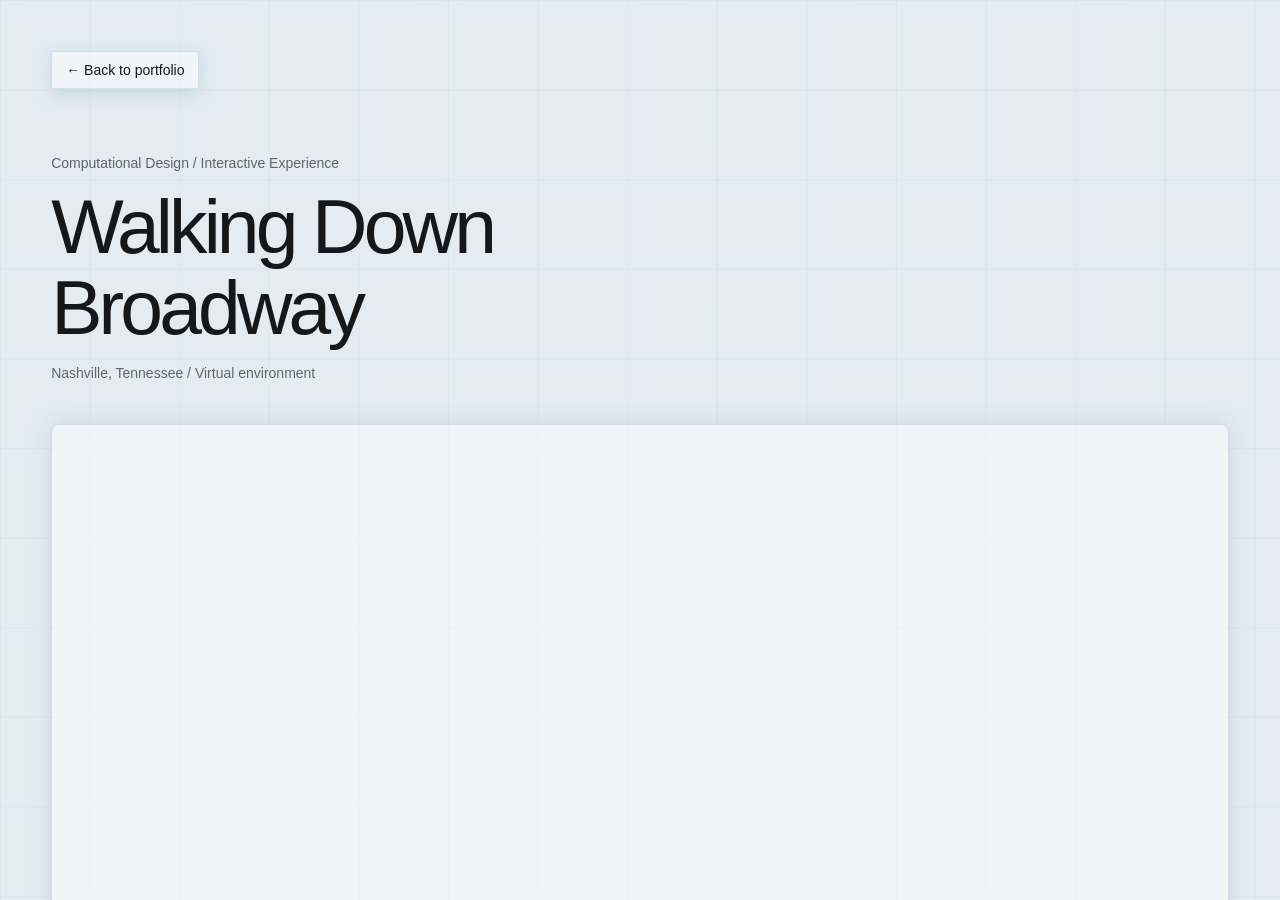
<file: walking-down-broadway.html>
<!DOCTYPE html>
<html lang="en">
<head>
    <meta charset="UTF-8">
    <meta name="viewport" content="width=device-width, initial-scale=1.0">
    <title>Walking Down Broadway | Martin He</title>
    <link rel="stylesheet" href="css/base.css">
    <link rel="stylesheet" href="css/project.css">
</head>
<body>
    <main>
        <section class="screen is-active" id="walking-down-broadway" aria-labelledby="project-title">
            <div class="screen-content project-layout">
                <a class="text-control" href="index.html#portfolio">&larr; Back to portfolio</a>
                <header class="project-header">
                    <p class="project-label">Computational Design / Interactive Experience</p>
                    <h1 id="project-title">Walking Down Broadway</h1>
                    <p class="project-location">Nashville, Tennessee / Virtual environment</p>
                </header>

                <figure>
                    <iframe
                        class="project-video"
                        src="https://www.youtube-nocookie.com/embed/h1ZbFu-W11s"
                        title="Walking Down Broadway â€” gameplay video by Martin He"
                        width="1280"
                        height="720"
                        allow="accelerometer; autoplay; clipboard-write; encrypted-media; gyroscope; picture-in-picture; web-share"
                        referrerpolicy="strict-origin-when-cross-origin"
                        allowfullscreen
                    ></iframe>
                    <figcaption>Walking Down Broadway: gameplay video by Martin He. <a href="https://www.youtube.com/watch?v=h1ZbFu-W11s">Watch on YouTube</a>.</figcaption>
                </figure>
                <div class="project-overview">
                    <dl class="project-credits">
                        <dt>Course</dt><dd>CMU 15-112</dd>
                        <dt>Instructor</dt><dd>Professor Mike Taylor</dd>
                        <dt>My role</dt><dd>Individual project: game design and programming</dd>
                        <dt>Tools</dt><dd>Python, CMU Graphics, OpenCV, OpenAI API</dd>
                    </dl>
                    <div class="project-copy">
                        <h2>Translating a city into an interactive experience</h2>
                        <p>Walking Down Broadway explores Nashville through an interactive game. Music, neon light, street life, and conversations become the building blocks of a virtual urban environment.</p>
                        <p>Built in Python, the project brings together animated characters, AI dialogue, and image processing. Its focus is the relationship between a place's character and the systems that make a digital scene feel alive.</p>
                    </div>
                </div>
                <figure>
                    <a href="images/walking_down_Broadway/Portfolio_CMU_2025_V2_Part3.png" aria-label="View full-size image: Portfolio board mapping Nashville landmarks and character behavior probabilities">
                        <img src="images/walking_down_Broadway/Portfolio_CMU_2025_V2_Part3.png" alt="Portfolio board mapping Nashville landmarks and character behavior probabilities" width="5065" height="3167" loading="lazy">
                    </a>
                    <figcaption>Mapping the city and its characters. Select any board to inspect it at full size.</figcaption>
                </figure>
                <div class="project-copy project-closing">
                    <h2>From urban observation to game design</h2>
                    <p>The design draws on Broadway's music venues, recognizable buildings, and social activity. Precedents such as Assassin's Creed and Red Dead Redemption informed the use of environmental storytelling to establish a sense of place.</p>
                    <p>Players approach characters and engage in conversations through the OpenAI API, connecting the experience of exploring the street with responsive dialogue.</p>
                </div>
                <figure>
                    <a href="images/walking_down_Broadway/Portfolio_CMU_2025_V2_Part4.png" aria-label="View full-size image: Design research board pairing urban and game precedents with screenshots of character dialogue">
                        <img src="images/walking_down_Broadway/Portfolio_CMU_2025_V2_Part4.png" alt="Design research board pairing urban and game precedents with screenshots of character dialogue" width="5040" height="3197" loading="lazy">
                    </a>
                    <figcaption>Design research, environmental storytelling, and character interaction.</figcaption>
                </figure>
                <div class="project-copy project-closing">
                    <p class="project-label">Implementation / Behavior &amp; Light</p>
                    <h2>Simple rules, changing street life</h2>
                    <p>A Markov chain governs transitions between idle, walking, running, and congregating states. Probabilistic behavior gives the crowd variation beyond fixed, scripted paths.</p>
                    <p>OpenCV identifies bright regions in the scene through pixel intensity and thresholding. These regions inform the neon lighting effect, linking image analysis to the visual atmosphere of Broadway.</p>
                </div>
                <figure>
                    <a href="images/walking_down_Broadway/Portfolio_CMU_2025_V2_Part5.png" aria-label="View full-size image: Technical board showing NPC state transitions, Python code, and bright-region image analysis">
                        <img src="images/walking_down_Broadway/Portfolio_CMU_2025_V2_Part5.png" alt="Technical board showing NPC state transitions, Python code, and bright-region image analysis" width="5040" height="3197" loading="lazy">
                    </a>
                    <figcaption>Character behavior and computer vision: from algorithms to the game scene.</figcaption>
                </figure>
                <footer class="project-copy project-closing">
                    <h2>Project credits</h2>
                    <p>An individual project by Martin He for CMU 15-112, taught by Professor Mike Taylor.</p>
                </footer>

            </div>
        </section>
    </main>
</body>
</html>
</file>
<file: css/base.css>
:root {
    --color-background: #e4ecf2;
    --color-text: #151719;
    --color-secondary: #5e666c;
    --glass-bg: rgba(255, 255, 255, 0.475);
    --glass-border: rgba(157, 202, 218, 0.45);
    --glass-shadow: rgba(156, 188, 209, 0.45);
    --line-color: rgba(81, 106, 121, 0.28);
    --node-bg: #d7e9f2;
    --node-border: #6f96ad;
    --page-padding: clamp(1.5rem, 4vw, 4rem);
    --font-size-page-title: clamp(2.75rem, 6vw, 6rem);
    --font-size-section-title: clamp(1.5rem, 2.5vw, 2.25rem);
    --font-size-small: 0.875rem;
    --space-small: 0.75rem;
    --space-medium: 1rem;
    --space-large: 1.5rem;
    --space-section: 4rem;
    --transition-duration: 250ms;
}

* {
    box-sizing: border-box;
}

html,
body {
    min-width: 320px;
    min-height: 100%;
    margin: 0;
}

body {
    background: var(--color-background);
    color: var(--color-text);
    font-family: Inter, "Helvetica Neue", Helvetica, Arial, sans-serif;
}

button {
    font: inherit;
}

.introduction,
.project h3 {
    color: var(--color-secondary);
    font-weight: 400;
    line-height: 1.5;
}

.visually-hidden {
    position: absolute;
    width: 1px;
    height: 1px;
    padding: 0;
    margin: -1px;
    overflow: hidden;
    clip: rect(0, 0, 0, 0);
    white-space: nowrap;
    border: 0;
}

.screen {
    position: fixed;
    inset: 0;
    min-height: 100vh;
    min-height: 100svh;
    overflow-y: auto;
    background: var(--color-background);
    opacity: 0;
    visibility: hidden;
    transition:
        opacity var(--transition-duration) ease,
        visibility 0s linear var(--transition-duration);
}

.screen::before {
    position: absolute;
    inset: 0;
    background-image:
        linear-gradient(var(--line-color) 1px, transparent 1px),
        linear-gradient(90deg, var(--line-color) 1px, transparent 1px);
    background-size: clamp(4rem, 7vw, 7rem) clamp(4rem, 7vw, 7rem);
    content: "";
    opacity: 0.16;
    pointer-events: none;
}

.screen.is-active {
    opacity: 1;
    visibility: visible;
    transition-delay: 0s;
}

.screen-content {
    position: relative;
    z-index: 1;
    width: 100%;
    max-width: 100rem;
    min-height: 100%;
    margin: 0 auto;
    padding: var(--page-padding);
}

.text-control {
    display: inline-block;
    text-decoration: none;
    width: max-content;
    padding: 0.625rem 0.875rem;
    border: 1px solid var(--glass-border);
    border-radius: 2px;
    background: var(--glass-bg);
    box-shadow: 0 5px 16px var(--glass-shadow);
    color: var(--color-text);
    cursor: pointer;
    font-size: var(--font-size-small);
    transition:
        background-color var(--transition-duration) ease,
        border-color var(--transition-duration) ease;
}

.text-control:hover {
    border-color: var(--line-color);
    background: var(--glass-border);
}

.text-control:focus-visible {
    outline: 2px solid var(--color-text);
    outline-offset: 0.25rem;
}

@media (prefers-reduced-motion: reduce) {
    :root {
        --transition-duration: 0ms;
    }
}

/* Shared media surfaces in the gallery and individual project pages. */
.project,
.project-layout figure {
    padding: var(--space-small);
    border: 0.5px solid var(--glass-border);
    border-radius: 8px;
    background: var(--glass-bg);
    box-shadow: 0 0 20px var(--glass-shadow);
}

.project-preview,
.project-layout figure img,
.project-video {
    border-radius: 8px;
}
</file>
<file: css/landing.css>
.landing-screen .screen-content {
    display: grid;
    place-items: center;
}

.landing-layout {
    display: grid;
    grid-template-columns: 2fr 3fr;
    grid-template-rows: 1fr auto;
    gap: 2rem 4rem;
    align-items: center;
    width: min(84vw, 82rem);
    min-height: 34rem;
    padding: clamp(2rem, 4vw, 4rem);
    border: 0.5px solid var(--glass-border);
    border-radius: 15px;
    background: var(--glass-bg);
    box-shadow: 0 0 30px var(--glass-shadow);
}

.identity {
    grid-column: 1;
    grid-row: 1;
    max-width: 32rem;
}

.identity h1 {
    margin: 0;
    font-size: clamp(4.5rem, 7vw, 8rem);
    font-weight: 500;
    line-height: 0.9;
    letter-spacing: -0.065em;
    white-space: nowrap;
}

.introduction {
    max-width: 26rem;
    margin: 2rem 0 0;
    font-size: clamp(1rem, 1.2vw, 1.125rem);
}

.timeline {
    grid-column: 2;
    grid-row: 1;
    width: 100%;
    max-width: 40rem;
    height: 30rem;
}

.timeline-list {
    position: relative;
    display: grid;
    grid-template-rows: repeat(5, 1fr);
    height: 100%;
    margin: 0;
    padding: 0;
    list-style: none;
}

.timeline-list::before {
    position: absolute;
    top: 10%;
    bottom: 10%;
    left: 6px;
    width: 1px;
    background: var(--line-color);
    content: "";
}

.timeline-item {
    position: relative;
    display: flex;
    align-items: center;
    padding-left: 4rem;
}

.timeline-item::before {
    position: absolute;
    top: 50%;
    left: 6px;
    width: 2.5rem;
    height: 1px;
    background: var(--line-color);
    content: "";
}

.timeline-node {
    position: absolute;
    top: 50%;
    left: 0;
    width: 13px;
    height: 13px;
    border: 1px solid var(--node-border);
    background: var(--node-bg);
    transform: translateY(-50%);
}

.timeline-item-current .timeline-node {
    border-color: var(--color-text);
    background: var(--glass-bg);
}

.timeline-year,
.timeline-item h3,
.timeline-detail {
    margin: 0;
}

.timeline-year {
    margin-bottom: 0.25rem;
    color: var(--color-secondary);
    font-size: 0.75rem;
    font-weight: 500;
    letter-spacing: 0.1em;
    text-transform: uppercase;
}

.timeline-item h3 {
    font-size: clamp(1rem, 1.25vw, 1.25rem);
    font-weight: 500;
    line-height: 1.3;
    white-space: nowrap;
}

.timeline-detail {
    margin-top: 0.25rem;
    color: var(--color-secondary);
    font-size: 0.8125rem;
    line-height: 1.4;
}

#enter-button {
    grid-column: 2;
    grid-row: 2;
    justify-self: end;
}

@media (max-width: 50rem) {
    .landing-layout {
        grid-template-columns: 1fr;
        grid-template-rows: auto;
        gap: 3rem;
        width: 100%;
        min-height: 0;
        padding: clamp(1.5rem, 6vw, 2.5rem);
    }

    .identity,
    .timeline,
    #enter-button {
        grid-column: 1;
        grid-row: auto;
    }

    .identity h1 {
        font-size: clamp(3.25rem, 16vw, 5.25rem);
    }

    .timeline {
        max-width: 31rem;
        height: auto;
    }

    .timeline-list {
        grid-template-rows: none;
        gap: 2rem;
    }

    .timeline-list::before {
        top: 1rem;
        bottom: 1rem;
    }

    .timeline-item h3 {
        white-space: normal;
    }

    #enter-button {
        justify-self: end;
        margin-bottom: 0.5rem;
    }
}
</file>
<file: css/portfolio.css>
.portfolio-layout {
    padding-bottom: 2rem;
}

.portfolio-topbar {
    display: flex;
    align-items: baseline;
    justify-content: space-between;
    gap: 3rem;
    margin-bottom: 2rem;
}

.portfolio-topbar h2 {
    margin: 0;
    font-size: clamp(3.5rem, 6vw, 6rem);
    font-weight: 400;
    line-height: 0.9;
    letter-spacing: -0.06em;
}

.portfolio-filter-all {
    padding: 0;
    border: 0;
    background: transparent;
    color: inherit;
    cursor: pointer;
}

.portfolio-filter-all:focus-visible {
    outline: 2px solid var(--color-text);
    outline-offset: 0.25rem;
}

.portfolio-nav {
    display: flex;
    align-items: center;
    gap: clamp(1.5rem, 3vw, 3rem);
}

.portfolio-nav a,
.portfolio-nav button {
    color: var(--color-text);
    font-size: 1rem;
    font-weight: 400;
    text-decoration: none;
    white-space: nowrap;
}

.portfolio-nav button {
    padding: 0;
    border: 0;
    background: transparent;
    cursor: pointer;
}

.portfolio-nav a:hover,
.portfolio-nav button:hover {
    color: var(--color-secondary);
}

.portfolio-nav a:focus-visible,
.portfolio-nav button:focus-visible {
    outline: 2px solid var(--color-text);
    outline-offset: 0.25rem;
}

.project-gallery {
    display: grid;
    grid-template-columns: repeat(3, minmax(0, 1fr));
    gap: 2rem;
}

.project {
    min-width: 0;
    transition: opacity 300ms ease;
}

.project.is-filtering-out {
    opacity: 0;
}

.project-preview {
    display: block;
    width: 100%;
    height: 14rem;
    object-fit: cover;
}

img.project-preview {
    opacity: 0.75;
}

.project-placeholder {
    display: grid;
    place-items: center;
    color: var(--color-secondary);
    font-size: 0.75rem;
    letter-spacing: 0.05em;
}

.project h3 {
    margin: 0.65rem 0 0;
    font-size: 0.875rem;
}

#back-button {
    display: block;
    margin: 2rem 0 0 auto;
}

@media (max-width: 50rem) {
    .portfolio-topbar {
        align-items: flex-start;
        flex-direction: column;
        gap: 1.5rem;
    }

    .portfolio-nav {
        flex-wrap: wrap;
    }

    .project-gallery {
        grid-template-columns: 1fr;
        gap: 3rem;
    }

    .project-preview {
        height: auto;
        aspect-ratio: 16 / 10;
    }
}


.project-link {
    display: block;
    color: inherit;
    text-decoration: none;
}

.project-link:hover h3 {
    text-decoration: underline;
    text-underline-offset: 0.2em;
}

.project-link:focus-visible {
    outline: 2px solid var(--color-text);
    outline-offset: 0.25rem;
}
</file>
<file: css/project.css>
/* Shared layouts for individual project pages. Load after base.css. */

.project-layout {
    max-width: 82rem;
}

.project-header {
    margin: var(--space-section) 0 2.5rem;
}

.project-header h1 {
    max-width: 16ch;
    margin: var(--space-small) 0 var(--space-medium);
    font-size: var(--font-size-page-title);
    font-weight: 400;
    line-height: 1.05;
    letter-spacing: -0.05em;
}

.project-label,
.project-location,
.project-credits dt,
.project-layout figcaption {
    color: var(--color-secondary);
    font-size: var(--font-size-small);
    line-height: 1.5;
}

.project-label {
    margin: 0;
}

.project-layout figure {
    margin: 0;
}

.project-layout img {
    display: block;
    width: 100%;
    height: auto;
}

/* Responsive embeds shared by project pages. */
.project-video {
    display: block;
    width: 100%;
    height: auto;
    aspect-ratio: 16 / 9;
    border: 0;
}

.project-layout figcaption {
    margin-top: var(--space-small);
}

.project-overview,
.project-pair {
    display: grid;
    gap: clamp(2rem, 6vw, 6rem);
    margin: clamp(3rem, 7vw, 6rem) 0;
}

.project-credits {
    margin: 0;
    line-height: 1.6;
}

.project-credits dd {
    margin: 0.25rem 0 var(--space-large);
}

.project-copy {
    max-width: 42rem;
    align-self: center;
    line-height: 1.75;
}

.project-copy h2 {
    margin: 0 0 1.25rem;
    font-size: var(--font-size-section-title);
    line-height: 1.2;
    font-weight: 400;
    letter-spacing: -0.025em;
}

.project-copy p {
    margin: 0 0 var(--space-medium);
}

.project-overview {
    grid-template-columns: minmax(0, 1fr) minmax(0, 2fr);
}

.project-pair {
    grid-template-columns: repeat(2, minmax(0, 1fr));
}

.project-closing {
    margin: var(--space-section) 0 var(--space-section) auto;
}

@media (max-width: 50rem) {
    .project-overview,
    .project-pair {
        grid-template-columns: 1fr;
    }

    .project-header {
        margin-top: 3rem;
    }
}
</file>
<file: cross-road/base.css>
/* Game layout only. Shared appearance comes from ../css/base.css. */
.game-container {
    position: relative;
    width: min(100%, 800px);
    margin: 0 auto;
}

.game-canvas {
    display: block;
    width: 100%;
    height: auto;
    border: 1px solid var(--glass-border);
    border-radius: 8px;
}

.game-menu {
    position: absolute;
    top: 50%;
    left: 50%;
    transform: translate(-50%, -50%);
    width: min(460px, 94%);
    max-height: 100%;
    overflow-y: auto;
    padding: var(--space-large);
    background: var(--color-background);
    border: 1px solid var(--glass-border);
    text-align: center;
    z-index: 2;
}

.text-title {
    margin: 0 0 var(--space-medium);
    font-size: var(--font-size-section-title);
    font-weight: 400;
    letter-spacing: -0.025em;
}

.text-subtitle, .text-body {
    margin: 0 0 var(--space-medium);
    font-size: 1rem;
    line-height: 1.5;
}

.text-subtitle, .text-small, .project-note {
    color: var(--color-secondary);
}

.text-small, .project-note {
    font-size: var(--font-size-small);
    line-height: 1.5;
}

.game-hud {
    position: absolute;
    top: var(--space-small);
    left: var(--space-small);
    padding: var(--space-small);
    background: var(--color-background);
    border: 1px solid var(--glass-border);
    z-index: 1;
    pointer-events: none;
}

.game-hud .text-body { margin: 0; }
.hidden { display: none; }

.game-controls {
    display: flex;
    justify-content: center;
    flex-wrap: wrap;
    gap: var(--space-small);
    margin: var(--space-large) 0;
}

.game-controls .text-control {
    min-width: 44px;
    min-height: 44px;
    touch-action: none;
}

.project-note {
    max-width: 800px;
    margin: var(--space-medium) auto;
    text-align: center;
}
</file>
